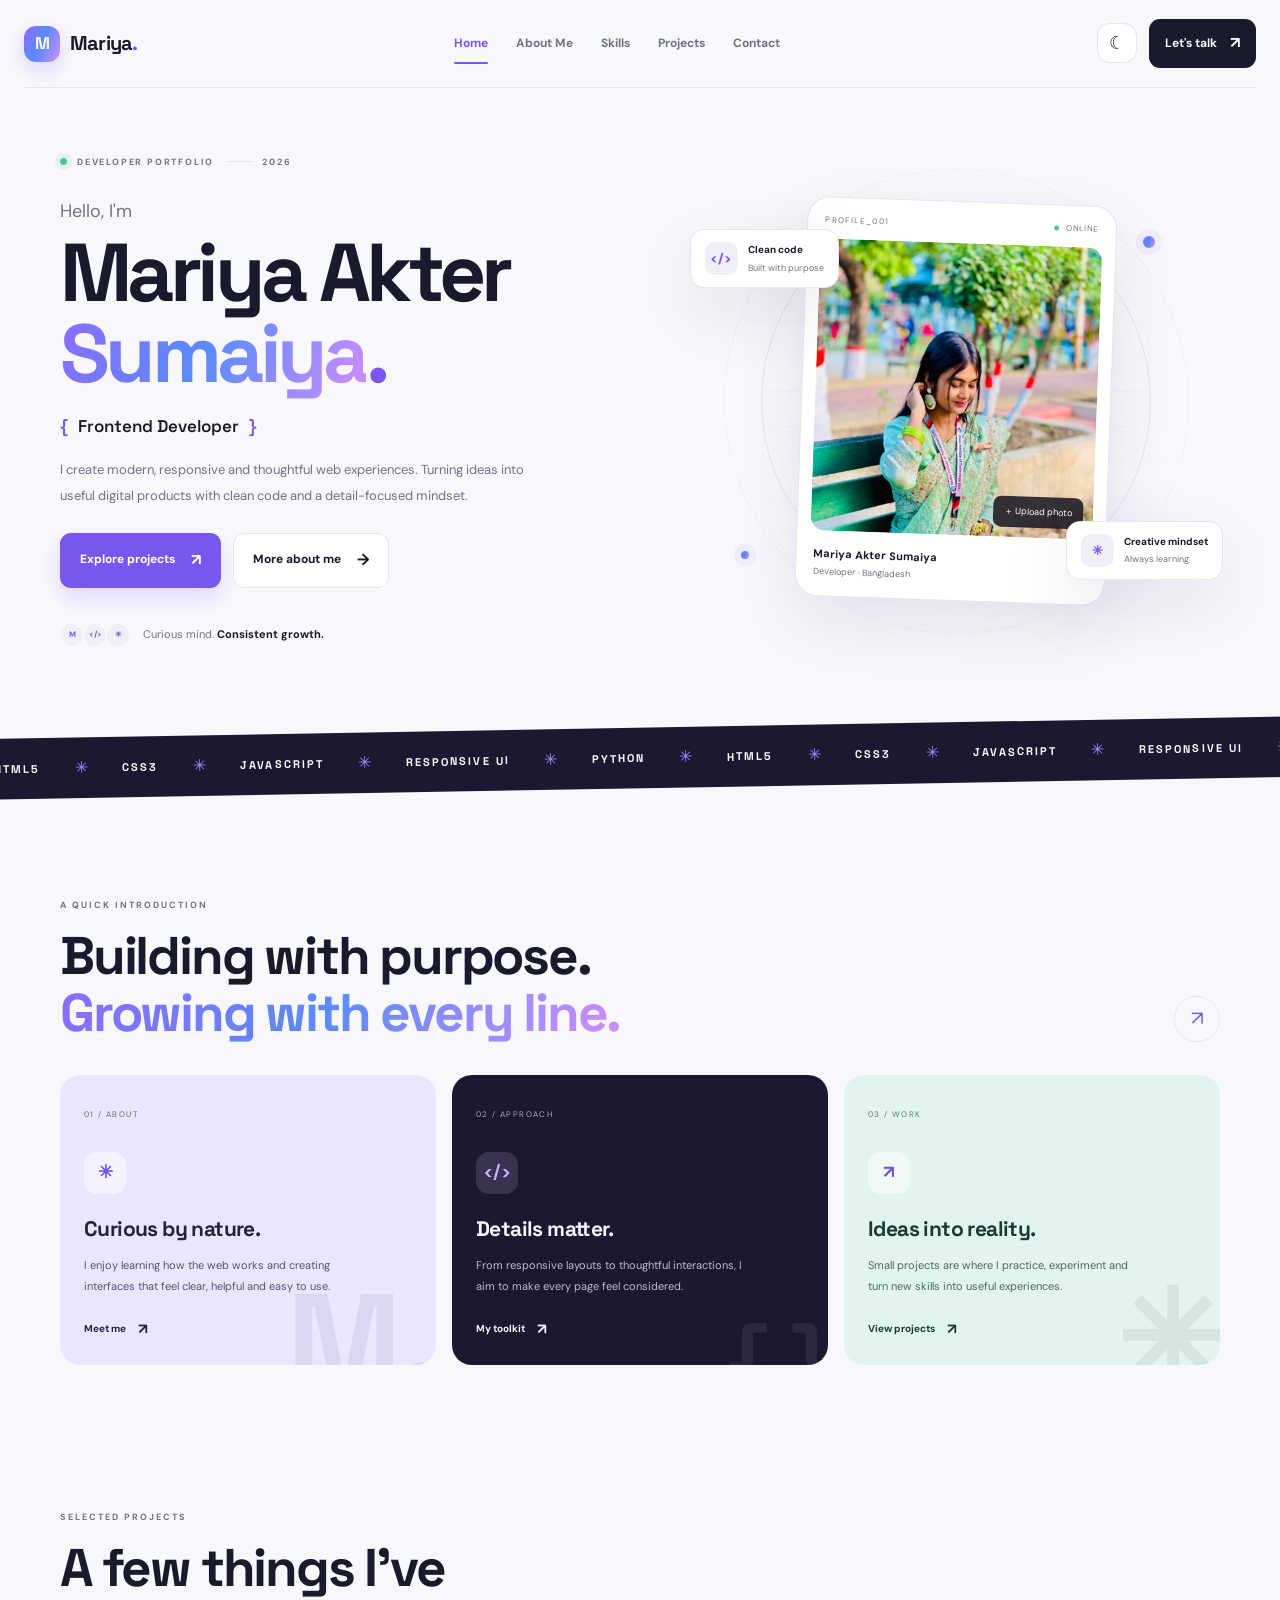
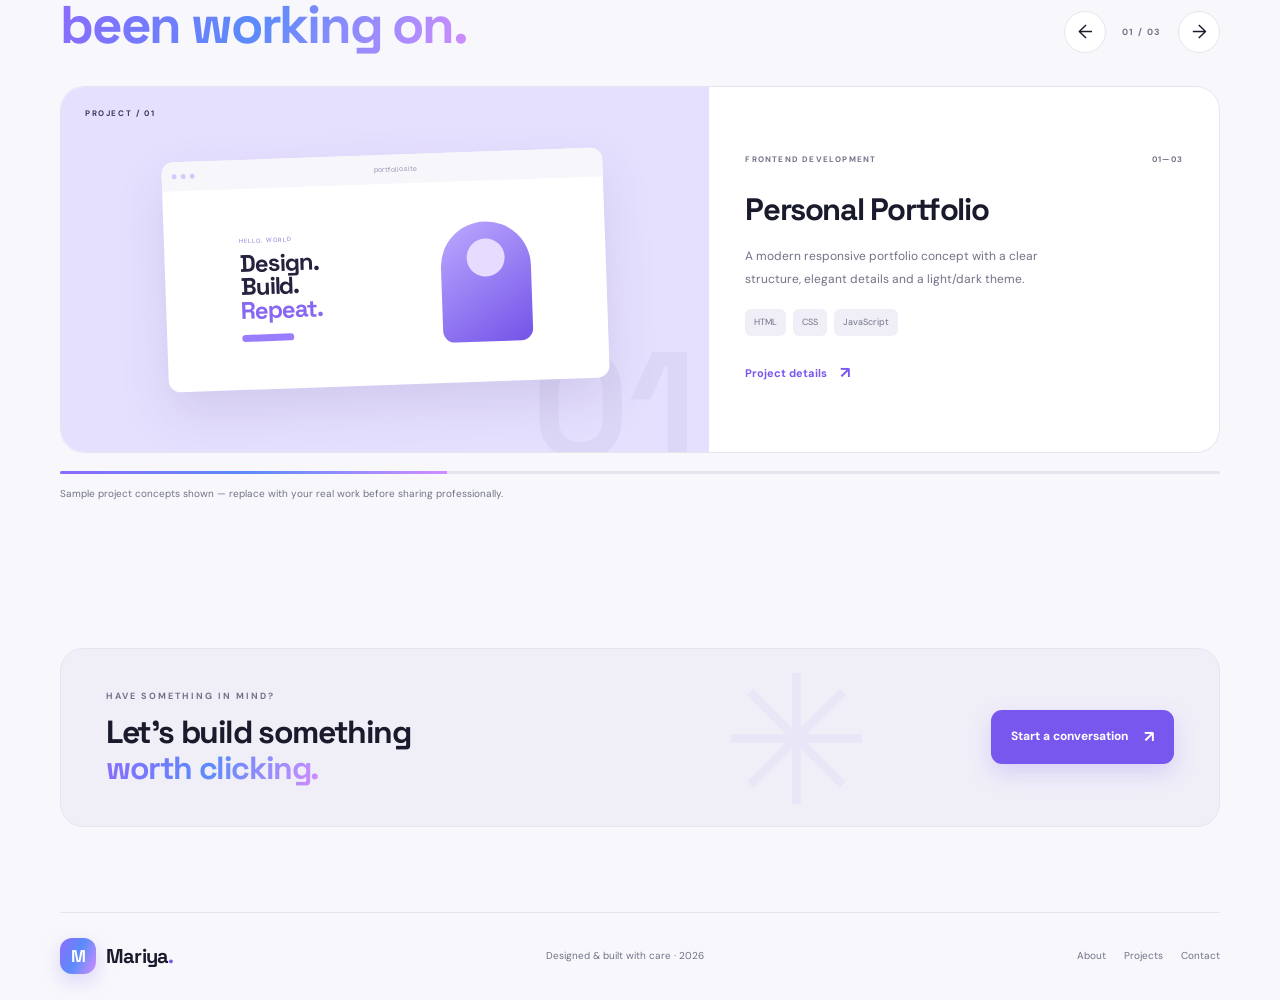
<file: index.html>
<!DOCTYPE html>
<html lang="en">
<head>
  <meta charset="UTF-8">
  <meta name="viewport" content="width=device-width, initial-scale=1.0">
  <meta name="description" content="Mariya Akter Sumaiya — Developer Portfolio">
  <title>Mariya Akter Sumaiya | Developer</title>
  <link rel="preconnect" href="https://fonts.googleapis.com">
  <link rel="preconnect" href="https://fonts.gstatic.com" crossorigin>
  <link href="https://fonts.googleapis.com/css2?family=DM+Sans:wght@400;500;600;700&family=Space+Grotesk:wght@400;500;600;700&display=swap" rel="stylesheet">
  <link rel="stylesheet" href="css/style.css">
  <script src="js/script.js" defer></script>
</head>
<body>
  <div class="progress-bar" id="progressBar"></div>
  <header class="topbar">
    <a class="logo" href="index.html"><span class="logo-icon">M</span><span>Mariya<span class="dot">.</span></span></a>
    <button class="mobile-menu" id="mobileMenu" aria-label="Toggle navigation" aria-expanded="false"><span></span><span></span></button>
    <nav class="nav" id="nav">
      <a class="nav-link active" href="index.html">Home</a>
      <a class="nav-link" href="about.html">About Me</a>
      <a class="nav-link" href="skills.html">Skills</a>
      <a class="nav-link" href="projects.html">Projects</a>
      <a class="nav-link" href="contact.html">Contact</a>
    </nav>
    <div class="top-actions"><button class="theme-toggle" id="themeToggle" aria-label="Toggle dark/light mode">☾</button><a class="top-cta" href="contact.html">Let's talk <span>↗</span></a></div>
  </header>
  <main>
    <section class="hero wrap">
      <div class="hero-copy">
        <div class="availability"><span class="pulse"></span> DEVELOPER PORTFOLIO <span class="availability-line"></span> 2026</div>
        <p class="hero-intro">Hello, I'm</p>
        <h1>Mariya Akter<br><span class="gradient-text">Sumaiya</span><span class="title-period">.</span></h1>
        <div class="role-line"><span class="role-bracket">{</span><span id="roleText">Frontend Developer</span><span class="role-bracket">}</span></div>
        <p class="hero-desc">I create modern, responsive and thoughtful web experiences. Turning ideas into useful digital products with clean code and a detail-focused mindset.</p>
        <div class="hero-actions"><a class="btn btn-primary" href="projects.html">Explore projects <span>↗</span></a><a class="btn btn-outline" href="about.html">More about me <span>→</span></a></div>
        <div class="social-proof"><span class="social-avatars"><i>M</i><i>&lt;/&gt;</i><i>✳</i></span><span>Curious mind. <b>Consistent growth.</b></span></div>
      </div>
      <div class="hero-art">
        <div class="art-grid"></div><div class="art-ring ring-a"></div><div class="art-ring ring-b"></div>
        <div class="hero-photo-card">
          <div class="photo-card-top"><span>PROFILE_001</span><span class="live-label"><i></i> ONLINE</span></div>
          <div class="hero-photo"><img id="profileImage" src="assets/mariya.jpg" alt="Profile portrait placeholder"><label for="photoInput" class="photo-change">＋ Upload photo</label><input type="file" id="photoInput" accept="image/*" hidden></div>
          <div class="photo-card-bottom"><div><strong>Mariya Akter Sumaiya</strong><span>Developer · Bangladesh</span></div><span class="photo-arrow">↗</span></div>
        </div>
        <div class="floating-card float-code"><span class="float-icon">&lt;/&gt;</span><div><b>Clean code</b><small>Built with purpose</small></div></div>
        <div class="floating-card float-stack"><span class="float-icon">✳</span><div><b>Creative mindset</b><small>Always learning</small></div></div>
        <div class="orbit-dot dot-one"></div><div class="orbit-dot dot-two"></div>
      </div>
    </section>
    <section class="ticker" aria-label="Technologies"><div class="ticker-track"><span>HTML5</span><i>✳</i><span>CSS3</span><i>✳</i><span>JAVASCRIPT</span><i>✳</i><span>RESPONSIVE UI</span><i>✳</i><span>PYTHON</span><i>✳</i><span>HTML5</span><i>✳</i><span>CSS3</span><i>✳</i><span>JAVASCRIPT</span><i>✳</i><span>RESPONSIVE UI</span><i>✳</i><span>PYTHON</span><i>✳</i></div></section>
    <section class="section wrap intro-section">
      <div class="section-top"><div><p class="kicker">A QUICK INTRODUCTION</p><h2>Building with purpose.<br><span class="gradient-text">Growing with every line.</span></h2></div><a class="round-link" href="about.html" aria-label="About me">↗</a></div>
      <div class="intro-cards">
        <article class="intro-card card-purple"><span class="card-index">01 / ABOUT</span><div class="intro-card-icon">✳</div><h3>Curious by nature.</h3><p>I enjoy learning how the web works and creating interfaces that feel clear, helpful and easy to use.</p><a href="about.html">Meet me <span>↗</span></a><div class="card-decoration">M.</div></article>
        <article class="intro-card card-dark"><span class="card-index">02 / APPROACH</span><div class="intro-card-icon">&lt;/&gt;</div><h3>Details matter.</h3><p>From responsive layouts to thoughtful interactions, I aim to make every page feel considered.</p><a href="skills.html">My toolkit <span>↗</span></a><div class="card-decoration code-decoration">{ }</div></article>
        <article class="intro-card card-light"><span class="card-index">03 / WORK</span><div class="intro-card-icon">↗</div><h3>Ideas into reality.</h3><p>Small projects are where I practice, experiment and turn new skills into useful experiences.</p><a href="projects.html">View projects <span>↗</span></a><div class="card-decoration">✳</div></article>
      </div>
    </section>
    <section class="section wrap project-feature">
      <div class="section-top"><div><p class="kicker">SELECTED PROJECTS</p><h2>A few things I've<br><span class="gradient-text">been working on.</span></h2></div><div class="slider-controls"><button id="projectPrev" aria-label="Previous project">←</button><span id="projectCount">01 / 03</span><button id="projectNext" aria-label="Next project">→</button></div></div>
      <div class="project-slider" id="projectSlider">
        <article class="featured-project">
          <div class="featured-visual visual-one"><span class="visual-label">PROJECT / 01</span><div class="browser-card"><div class="browser-bar"><i></i><i></i><i></i><span>portfolio.site</span></div><div class="browser-content"><div class="browser-copy"><small>HELLO, WORLD</small><b>Design.<br>Build.<br><em>Repeat.</em></b><span></span></div><div class="browser-shape"></div></div></div><span class="visual-ghost">01</span></div>
          <div class="featured-info"><div class="project-meta">FRONTEND DEVELOPMENT <span>01—03</span></div><h3>Personal Portfolio</h3><p>A modern responsive portfolio concept with a clear structure, elegant details and a light/dark theme.</p><div class="tag-row"><span>HTML</span><span>CSS</span><span>JavaScript</span></div><a class="text-arrow" href="projects.html">Project details <span>↗</span></a></div>
        </article>
        <article class="featured-project">
          <div class="featured-visual visual-two"><span class="visual-label">PROJECT / 02</span><div class="dash-mock"><div class="dash-nav"></div><div class="dash-main"><div class="dash-title"></div><div class="dash-stats"><i></i><i></i><i></i></div><div class="dash-chart"><span></span><span></span><span></span><span></span><span></span><span></span><span></span></div></div></div><span class="visual-ghost">02</span></div>
          <div class="featured-info"><div class="project-meta">UI DESIGN <span>02—03</span></div><h3>Dashboard Concept</h3><p>A clean dashboard layout concept designed to make key information easy to scan and understand.</p><div class="tag-row"><span>UI</span><span>CSS Grid</span><span>Responsive</span></div><a class="text-arrow" href="projects.html">Project details <span>↗</span></a></div>
        </article>
        <article class="featured-project">
          <div class="featured-visual visual-three"><span class="visual-label">PROJECT / 03</span><div class="task-mock"><div class="task-head"><span>Today</span><b>My tasks</b><i>＋</i></div><div class="task-row"><i>✓</i><span>Plan the week</span><b>✓</b></div><div class="task-row"><i></i><span>Build a new idea</span><b>•••</b></div><div class="task-row"><i></i><span>Keep learning</span><b>•••</b></div></div><span class="visual-ghost">03</span></div>
          <div class="featured-info"><div class="project-meta">JAVASCRIPT TOOL <span>03—03</span></div><h3>Task Organizer</h3><p>A simple productivity interface concept focused on clear actions and everyday task management.</p><div class="tag-row"><span>JavaScript</span><span>DOM</span><span>UX</span></div><a class="text-arrow" href="projects.html">Project details <span>↗</span></a></div>
        </article>
      </div>
      <div class="slider-progress"><span id="sliderProgress"></span></div>
      <p class="sample-note">Sample project concepts shown — replace with your real work before sharing professionally.</p>
    </section>
    <section class="cta-strip wrap"><div><p class="kicker">HAVE SOMETHING IN MIND?</p><h2>Let's build something<br><span class="gradient-text">worth clicking.</span></h2></div><a class="btn btn-primary" href="contact.html">Start a conversation <span>↗</span></a><div class="cta-spark">✳</div></section>
  </main>
  <footer class="footer wrap"><a class="logo" href="index.html"><span class="logo-icon">M</span><span>Mariya<span class="dot">.</span></span></a><span>Designed & built with care · <span id="year"></span></span><div><a href="about.html">About</a><a href="projects.html">Projects</a><a href="contact.html">Contact</a></div></footer>
</body>
</html>
</file>
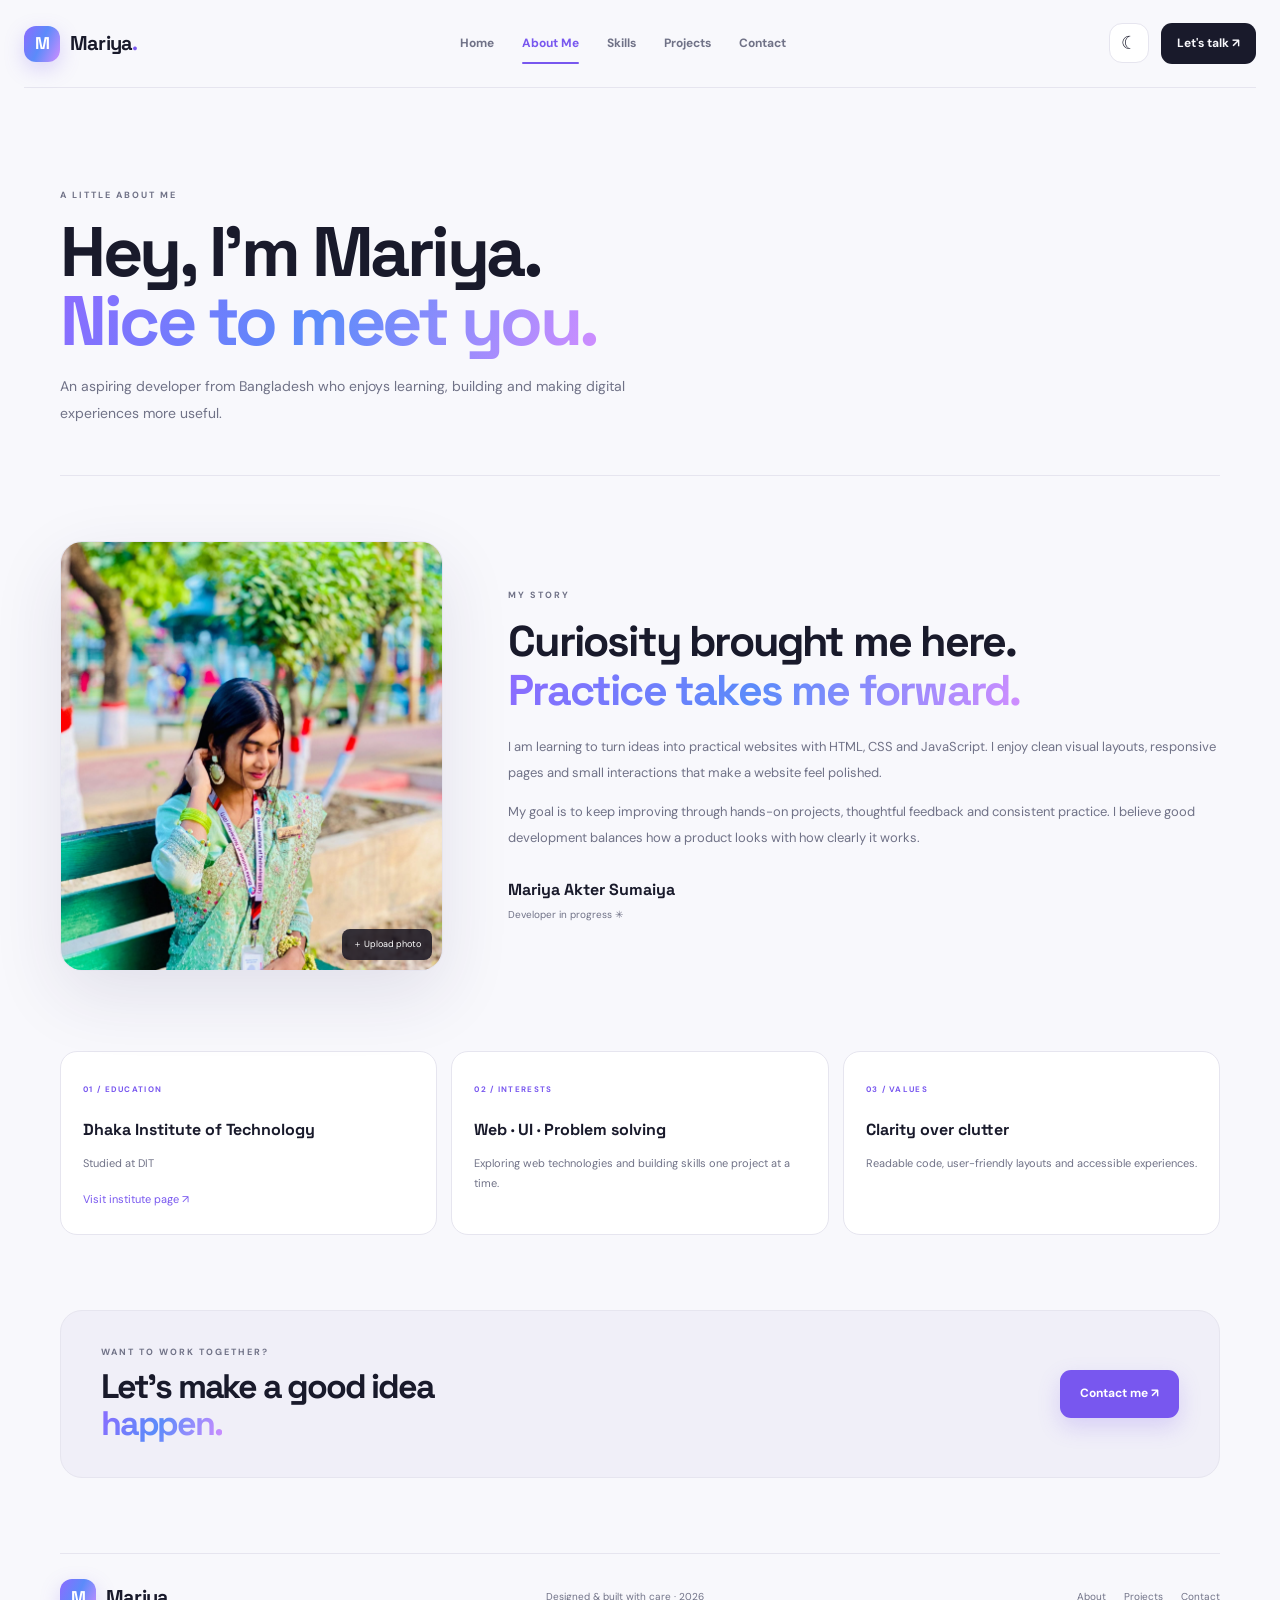
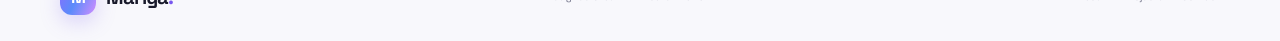
<file: about.html>
<!DOCTYPE html>
<html lang="en">

<head>
    <meta charset="UTF-8">
    <meta name="viewport" content="width=device-width, initial-scale=1.0">
    <title>About Me | Mariya Akter Sumaiya</title>
    <link rel="preconnect" href="https://fonts.googleapis.com">
    <link
        href="https://fonts.googleapis.com/css2?family=DM+Sans:wght@400;500;600;700&family=Space+Grotesk:wght@400;500;600;700&display=swap"
        rel="stylesheet">
    <link rel="stylesheet" href="css/style.css">
    <script src="js/script.js" defer></script>
</head>

<body>
    <header class="topbar"><a class="logo" href="index.html"><span class="logo-icon">M</span><span>Mariya<span
                    class="dot">.</span></span></a><button class="mobile-menu" id="mobileMenu"
            aria-label="Toggle navigation"><span></span><span></span></button>
        <nav class="nav" id="nav"><a class="nav-link" href="index.html">Home</a><a class="nav-link active"
                href="about.html">About Me</a><a class="nav-link" href="skills.html">Skills</a><a class="nav-link"
                href="projects.html">Projects</a><a class="nav-link" href="contact.html">Contact</a></nav>
        <div class="top-actions"><button class="theme-toggle" id="themeToggle"
                aria-label="Toggle dark/light mode">☾</button><a class="top-cta" href="contact.html">Let's talk ↗</a>
        </div>
    </header>
    <main class="wrap inner-page">
        <div class="page-hero">
            <p class="kicker">A LITTLE ABOUT ME</p>
            <h1>Hey, I'm Mariya.<br><span class="gradient-text">Nice to meet you.</span></h1>
            <p class="page-lead">An aspiring developer from Bangladesh who enjoys learning, building and making digital
                experiences more useful.</p>
        </div>
        <section class="about-feature">
            <div class="about-photo"><img id="profileImage" src="assets/mariya.jpg"
                    alt="Profile portrait placeholder"><label for="photoInput" class="photo-change">＋ Upload
                    photo</label><input type="file" id="photoInput" accept="image/*" hidden></div>
            <div class="about-story">
                <p class="kicker">MY STORY</p>
                <h2>Curiosity brought me here.<br><span class="gradient-text">Practice takes me forward.</span></h2>
                <p>I am learning to turn ideas into practical websites with HTML, CSS and JavaScript. I enjoy clean
                    visual layouts, responsive pages and small interactions that make a website feel polished.</p>
                <p>My goal is to keep improving through hands-on projects, thoughtful feedback and consistent practice.
                    I believe good development balances how a product looks with how clearly it works.</p>
                <div class="story-signature">Mariya Akter Sumaiya <span>Developer in progress ✳</span></div>
            </div>
        </section>
        <section class="about-facts">
            <article><span>01 / EDUCATION</span>
                <h3>Dhaka Institute of Technology</h3>
                <p>Studied at DIT</p><a href="https://www.facebook.com/dit.edu.bd" target="_blank"
                    rel="noreferrer">Visit institute page ↗</a>
            </article>
            <article><span>02 / INTERESTS</span>
                <h3>Web · UI · Problem solving</h3>
                <p>Exploring web technologies and building skills one project at a time.</p>
            </article>
            <article><span>03 / VALUES</span>
                <h3>Clarity over clutter</h3>
                <p>Readable code, user-friendly layouts and accessible experiences.</p>
            </article>
        </section>
        <section class="bottom-cta">
            <div>
                <p class="kicker">WANT TO WORK TOGETHER?</p>
                <h2>Let's make a good idea<br><span class="gradient-text">happen.</span></h2>
            </div><a class="btn btn-primary" href="contact.html">Contact me ↗</a>
        </section>
    </main>
    <footer class="footer wrap"><a class="logo" href="index.html"><span class="logo-icon">M</span><span>Mariya<span
                    class="dot">.</span></span></a><span>Designed & built with care · <span id="year"></span></span>
        <div><a href="about.html">About</a><a href="projects.html">Projects</a><a href="contact.html">Contact</a></div>
    </footer>
</body>

</html>
</file>
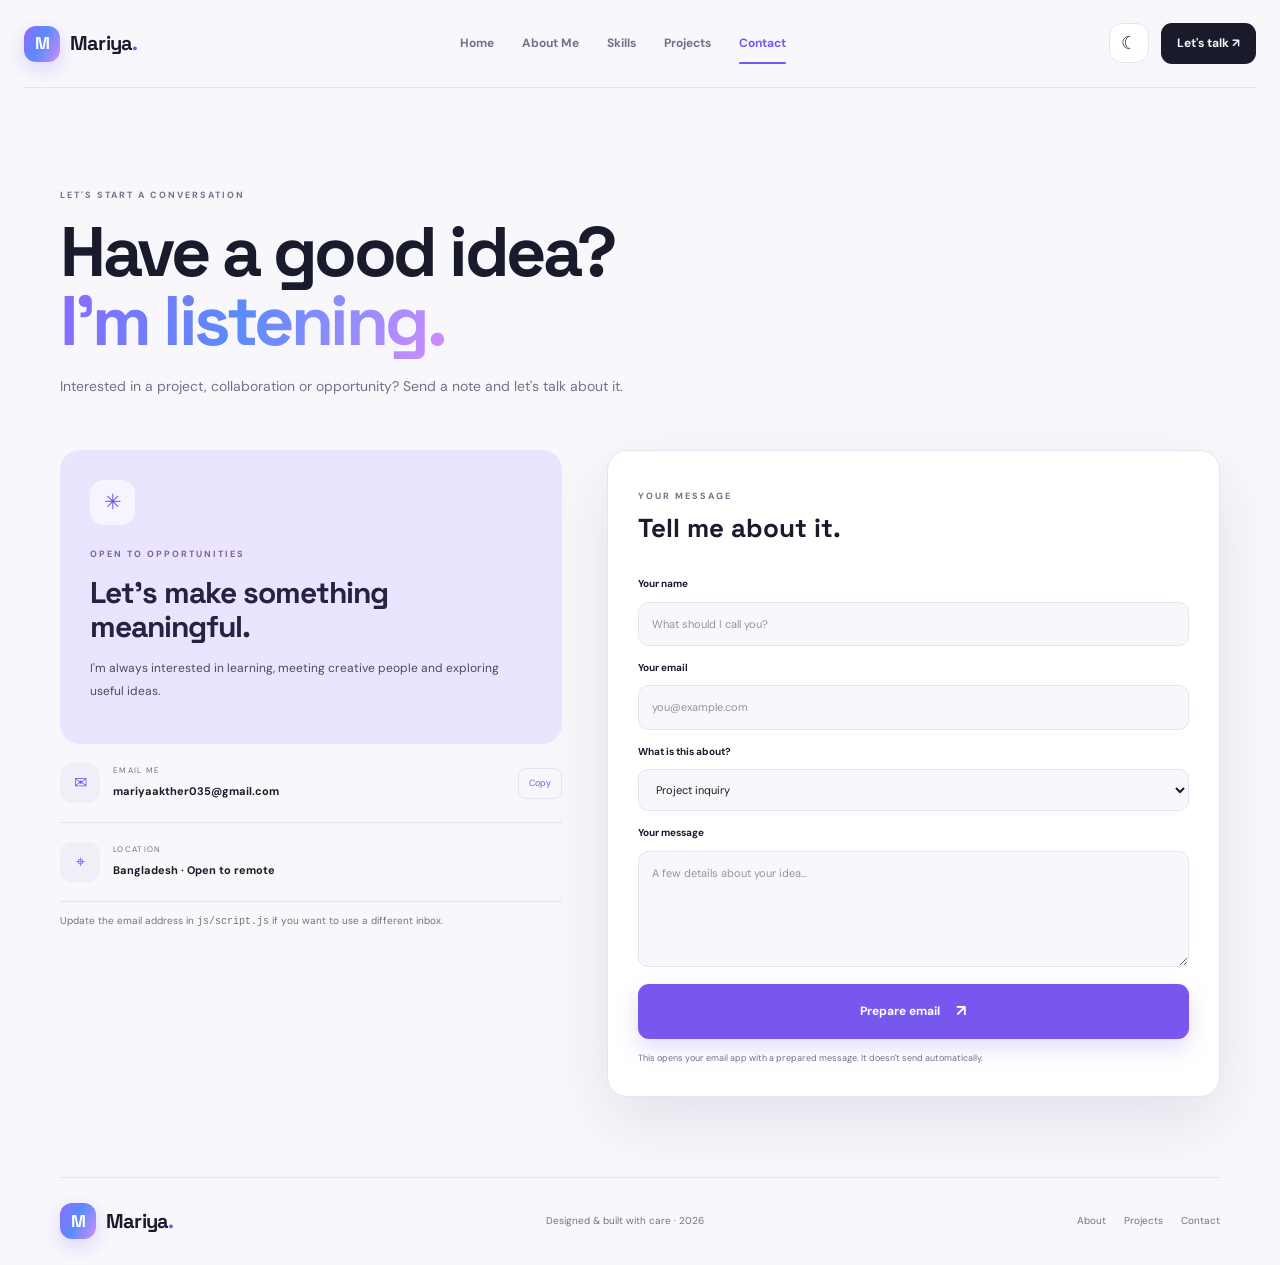
<file: contact.html>
<!DOCTYPE html>
<html lang="en">

<head>
    <meta charset="UTF-8">
    <meta name="viewport" content="width=device-width, initial-scale=1.0">
    <title>Contact | Mariya Akter Sumaiya</title>
    <link rel="preconnect" href="https://fonts.googleapis.com">
    <link
        href="https://fonts.googleapis.com/css2?family=DM+Sans:wght@400;500;600;700&family=Space+Grotesk:wght@400;500;600;700&display=swap"
        rel="stylesheet">
    <link rel="stylesheet" href="css/style.css">
    <script src="js/script.js" defer></script>
</head>

<body>
    <header class="topbar"><a class="logo" href="index.html"><span class="logo-icon">M</span><span>Mariya<span
                    class="dot">.</span></span></a><button class="mobile-menu" id="mobileMenu"
            aria-label="Toggle navigation"><span></span><span></span></button>
        <nav class="nav" id="nav"><a class="nav-link" href="index.html">Home</a><a class="nav-link"
                href="about.html">About Me</a><a class="nav-link" href="skills.html">Skills</a><a class="nav-link"
                href="projects.html">Projects</a><a class="nav-link active" href="contact.html">Contact</a></nav>
        <div class="top-actions"><button class="theme-toggle" id="themeToggle"
                aria-label="Toggle dark/light mode">☾</button><a class="top-cta" href="contact.html">Let's talk ↗</a>
        </div>
    </header>
    <main class="wrap inner-page contact-page">
        <div class="page-hero">
            <p class="kicker">LET'S START A CONVERSATION</p>
            <h1>Have a good idea?<br><span class="gradient-text">I'm listening.</span></h1>
            <p class="page-lead">Interested in a project, collaboration or opportunity? Send a note and let's talk about
                it.</p>
        </div>
        <section class="contact-layout">
            <div class="contact-left">
                <div class="contact-highlight"><span class="contact-big-icon">✳</span>
                    <p class="kicker">OPEN TO OPPORTUNITIES</p>
                    <h2>Let's make something<br>meaningful.</h2>
                    <p>I'm always interested in learning, meeting creative people and exploring useful ideas.</p>
                </div>
                <div class="contact-method"><span class="method-icon">✉</span>
                    <div><small>EMAIL ME</small><a id="emailLink"
                            href="mailto:mariyaakther035@gmail.com">mariyaakther035@gmail.com</a></div><button
                        class="copy-email" id="copyEmail" aria-label="Copy email address">Copy</button>
                </div>
                <div class="contact-method"><span class="method-icon">⌖</span>
                    <div><small>LOCATION</small><strong>Bangladesh · Open to remote</strong></div>
                </div>
                <p class="contact-note">Update the email address in <code>js/script.js</code> if you want to use a
                    different inbox.</p>
            </div>
            <form class="contact-form contact-form-large" id="contactForm">
                <div class="form-heading"><span class="kicker">YOUR MESSAGE</span>
                    <h2>Tell me about it.</h2>
                </div><label for="senderName">Your name</label><input id="senderName" name="name" type="text"
                    placeholder="What should I call you?" required><label for="senderEmail">Your email</label><input
                    id="senderEmail" name="email" type="email" placeholder="you@example.com" required><label
                    for="senderTopic">What is this about?</label><select id="senderTopic" name="topic">
                    <option>Project inquiry</option>
                    <option>Job opportunity</option>
                    <option>Collaboration</option>
                    <option>Just saying hello</option>
                </select><label for="senderMessage">Your message</label><textarea id="senderMessage" name="message"
                    rows="5" placeholder="A few details about your idea..." required></textarea><button
                    class="btn btn-primary form-submit" type="submit">Prepare email <span>↗</span></button>
                <p class="form-status" id="formStatus" role="status">This opens your email app with a prepared message.
                    It doesn't send automatically.</p>
            </form>
        </section>
    </main>
    <footer class="footer wrap"><a class="logo" href="index.html"><span class="logo-icon">M</span><span>Mariya<span
                    class="dot">.</span></span></a><span>Designed & built with care · <span id="year"></span></span>
        <div><a href="about.html">About</a><a href="projects.html">Projects</a><a href="contact.html">Contact</a></div>
    </footer>
</body>

</html>
</file>
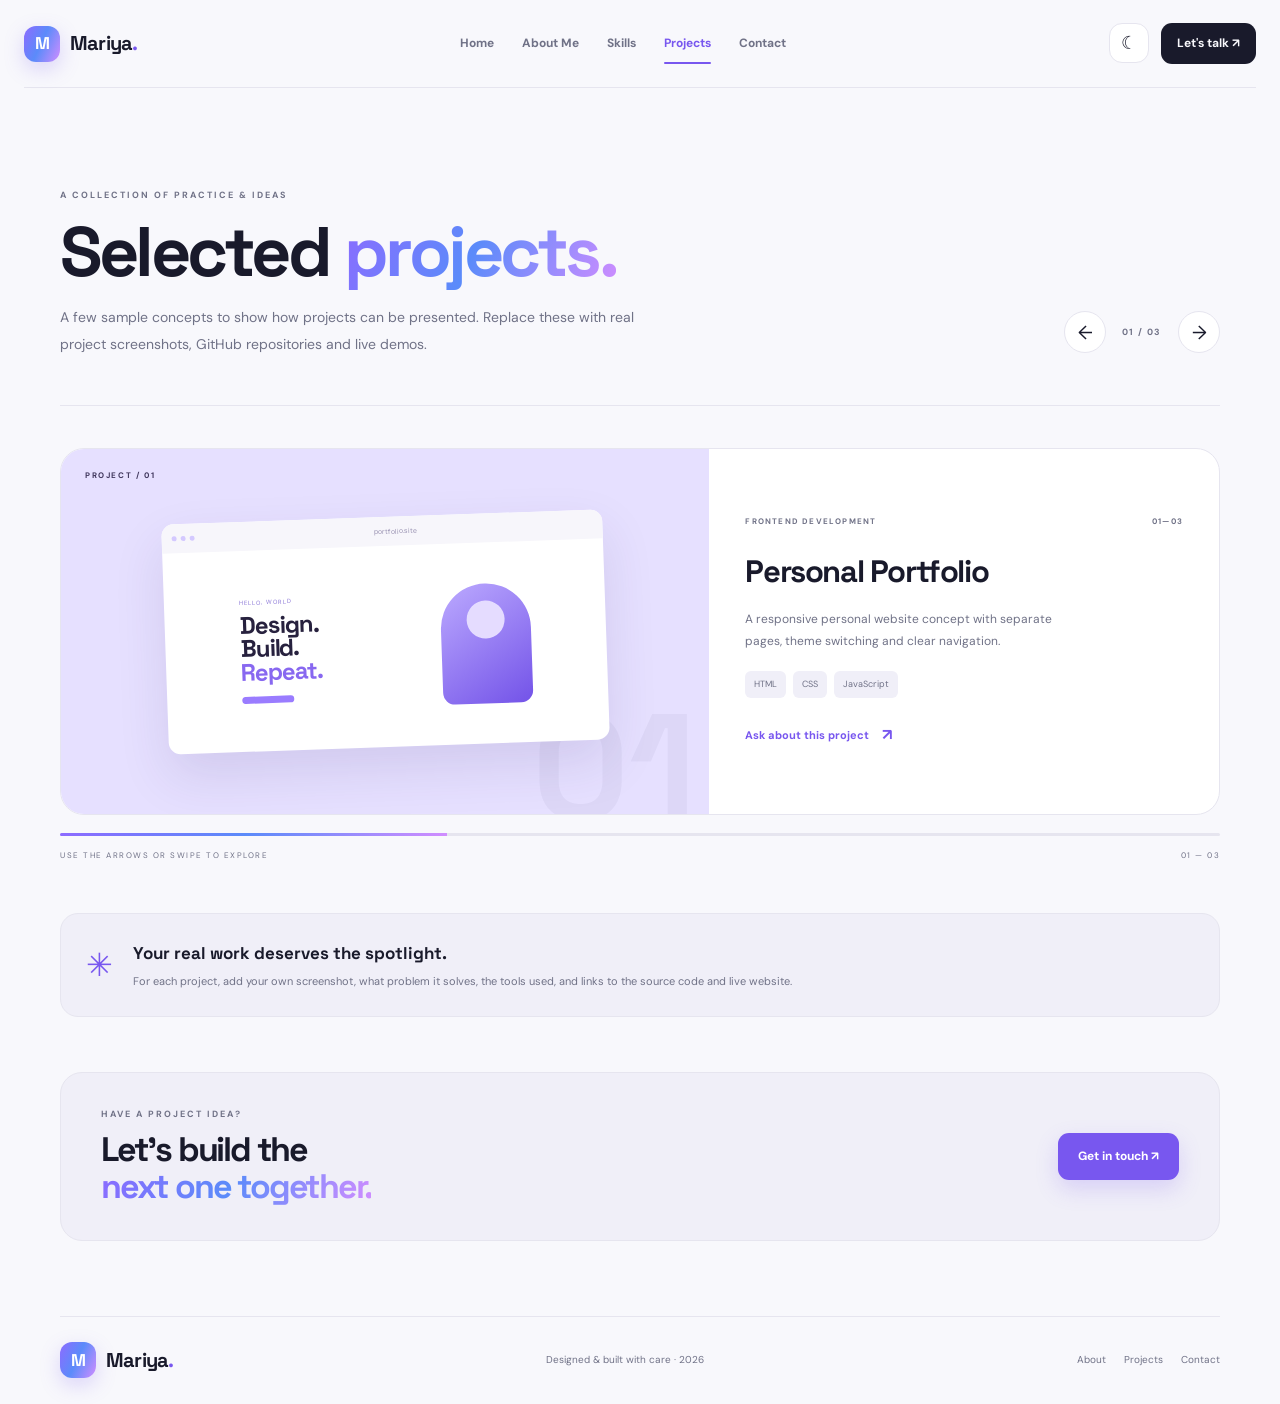
<file: projects.html>
<!DOCTYPE html>
<html lang="en"><head><meta charset="UTF-8"><meta name="viewport" content="width=device-width, initial-scale=1.0"><title>Projects | Mariya Akter Sumaiya</title><link rel="preconnect" href="https://fonts.googleapis.com"><link href="https://fonts.googleapis.com/css2?family=DM+Sans:wght@400;500;600;700&family=Space+Grotesk:wght@400;500;600;700&display=swap" rel="stylesheet"><link rel="stylesheet" href="css/style.css"><script src="js/script.js" defer></script></head><body><header class="topbar"><a class="logo" href="index.html"><span class="logo-icon">M</span><span>Mariya<span class="dot">.</span></span></a><button class="mobile-menu" id="mobileMenu" aria-label="Toggle navigation"><span></span><span></span></button><nav class="nav" id="nav"><a class="nav-link" href="index.html">Home</a><a class="nav-link" href="about.html">About Me</a><a class="nav-link" href="skills.html">Skills</a><a class="nav-link active" href="projects.html">Projects</a><a class="nav-link" href="contact.html">Contact</a></nav><div class="top-actions"><button class="theme-toggle" id="themeToggle" aria-label="Toggle dark/light mode">☾</button><a class="top-cta" href="contact.html">Let's talk ↗</a></div></header><main class="wrap inner-page"><div class="page-hero projects-hero"><p class="kicker">A COLLECTION OF PRACTICE & IDEAS</p><h1>Selected <span class="gradient-text">projects.</span></h1><p class="page-lead">A few sample concepts to show how projects can be presented. Replace these with real project screenshots, GitHub repositories and live demos.</p><div class="slider-controls page-slider-controls"><button id="projectPrev" aria-label="Previous project">←</button><span id="projectCount">01 / 03</span><button id="projectNext" aria-label="Next project">→</button></div></div><section class="projects-page-slider"><div class="project-slider" id="projectSlider"><article class="featured-project"><div class="featured-visual visual-one"><span class="visual-label">PROJECT / 01</span><div class="browser-card"><div class="browser-bar"><i></i><i></i><i></i><span>portfolio.site</span></div><div class="browser-content"><div class="browser-copy"><small>HELLO, WORLD</small><b>Design.<br>Build.<br><em>Repeat.</em></b><span></span></div><div class="browser-shape"></div></div></div><span class="visual-ghost">01</span></div><div class="featured-info"><div class="project-meta">FRONTEND DEVELOPMENT <span>01—03</span></div><h3>Personal Portfolio</h3><p>A responsive personal website concept with separate pages, theme switching and clear navigation.</p><div class="tag-row"><span>HTML</span><span>CSS</span><span>JavaScript</span></div><a class="text-arrow" href="contact.html">Ask about this project <span>↗</span></a></div></article><article class="featured-project"><div class="featured-visual visual-two"><span class="visual-label">PROJECT / 02</span><div class="dash-mock"><div class="dash-nav"></div><div class="dash-main"><div class="dash-title"></div><div class="dash-stats"><i></i><i></i><i></i></div><div class="dash-chart"><span></span><span></span><span></span><span></span><span></span><span></span><span></span></div></div></div><span class="visual-ghost">02</span></div><div class="featured-info"><div class="project-meta">UI DESIGN <span>02—03</span></div><h3>Dashboard Concept</h3><p>A dashboard interface idea with a visual hierarchy, simple data blocks and responsive layout.</p><div class="tag-row"><span>UI</span><span>CSS Grid</span><span>Responsive</span></div><a class="text-arrow" href="contact.html">Ask about this project <span>↗</span></a></div></article><article class="featured-project"><div class="featured-visual visual-three"><span class="visual-label">PROJECT / 03</span><div class="task-mock"><div class="task-head"><span>Today</span><b>My tasks</b><i>＋</i></div><div class="task-row"><i>✓</i><span>Plan the week</span><b>✓</b></div><div class="task-row"><i></i><span>Build a new idea</span><b>•••</b></div><div class="task-row"><i></i><span>Keep learning</span><b>•••</b></div></div><span class="visual-ghost">03</span></div><div class="featured-info"><div class="project-meta">JAVASCRIPT TOOL <span>03—03</span></div><h3>Task Organizer</h3><p>A productivity interface concept for organizing small tasks and checking them off.</p><div class="tag-row"><span>JavaScript</span><span>DOM</span><span>UX</span></div><a class="text-arrow" href="contact.html">Ask about this project <span>↗</span></a></div></article></div><div class="slider-progress"><span id="sliderProgress"></span></div><div class="slider-bottom"><span>USE THE ARROWS OR SWIPE TO EXPLORE</span><span>01 — 03</span></div></section><section class="project-note"><span class="note-star">✳</span><div><h3>Your real work deserves the spotlight.</h3><p>For each project, add your own screenshot, what problem it solves, the tools used, and links to the source code and live website.</p></div></section><section class="bottom-cta"><div><p class="kicker">HAVE A PROJECT IDEA?</p><h2>Let's build the<br><span class="gradient-text">next one together.</span></h2></div><a class="btn btn-primary" href="contact.html">Get in touch ↗</a></section></main><footer class="footer wrap"><a class="logo" href="index.html"><span class="logo-icon">M</span><span>Mariya<span class="dot">.</span></span></a><span>Designed & built with care · <span id="year"></span></span><div><a href="about.html">About</a><a href="projects.html">Projects</a><a href="contact.html">Contact</a></div></footer></body></html>
</file>
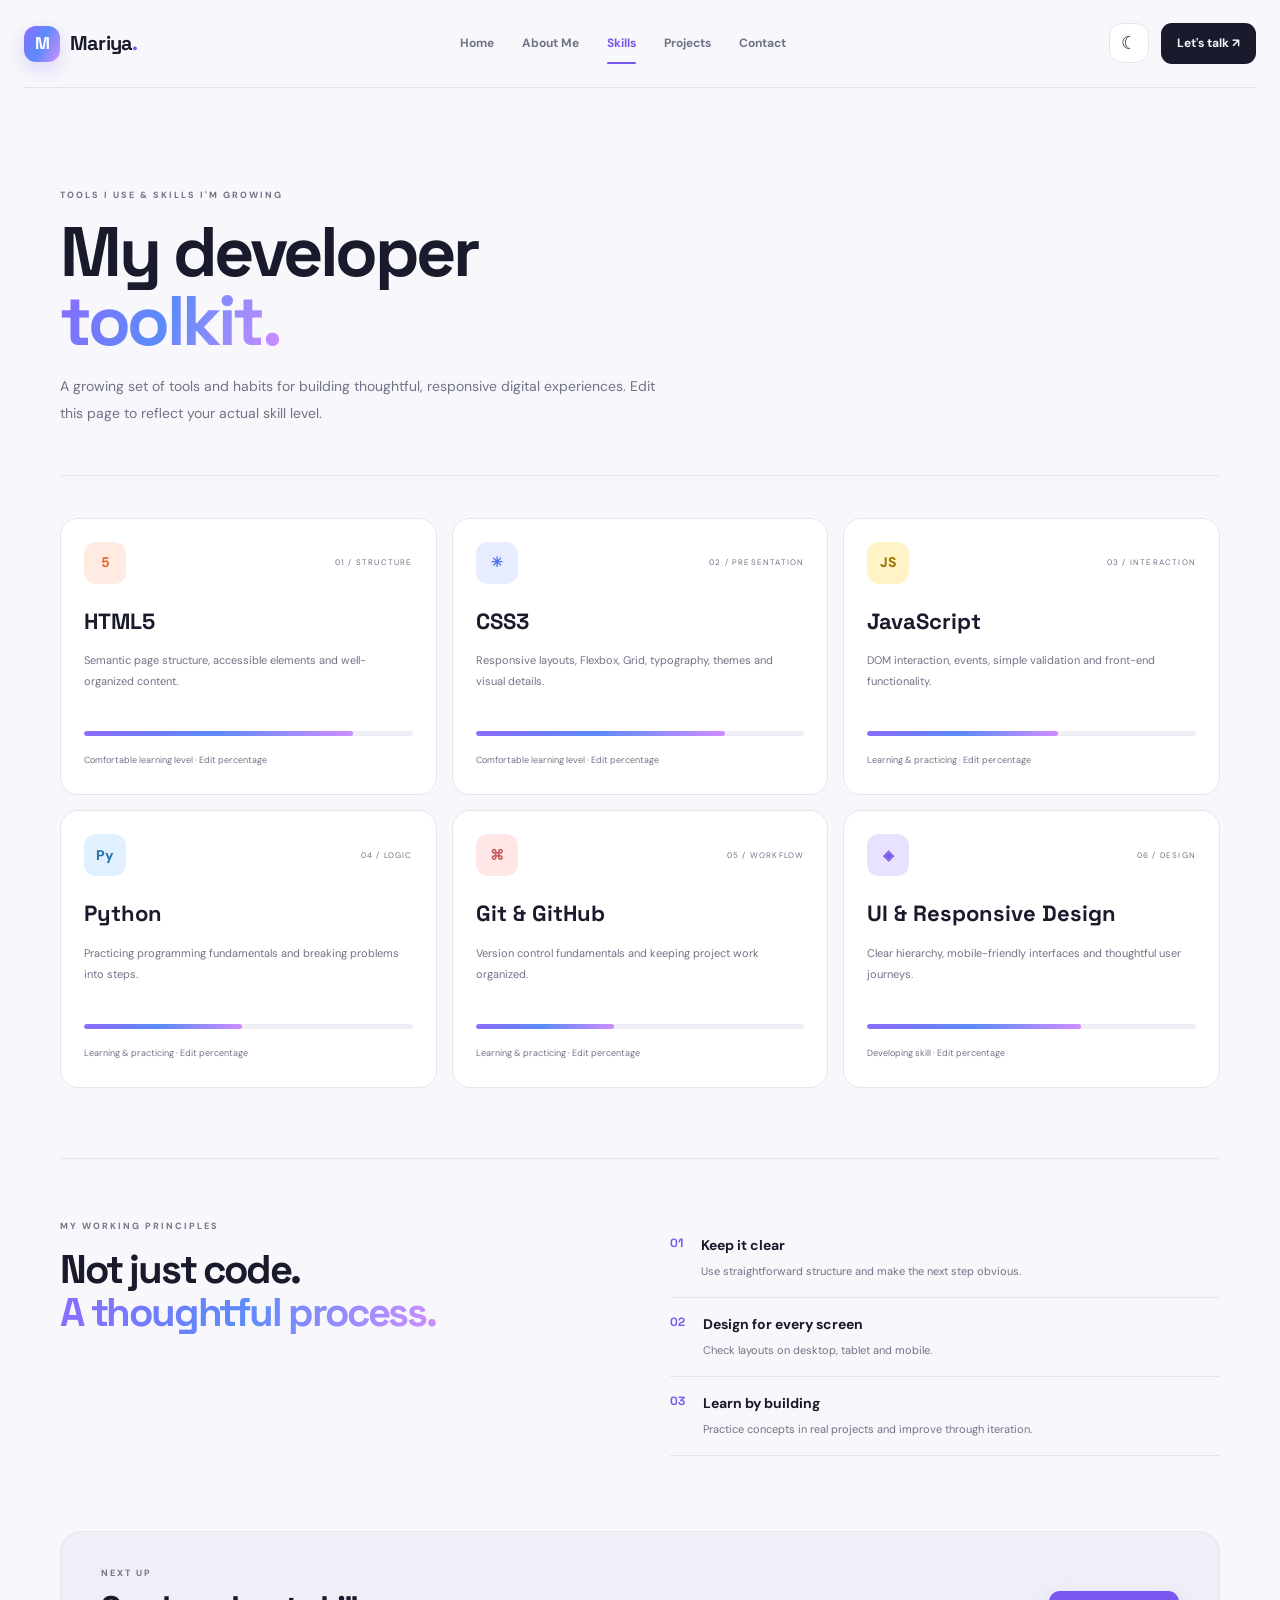
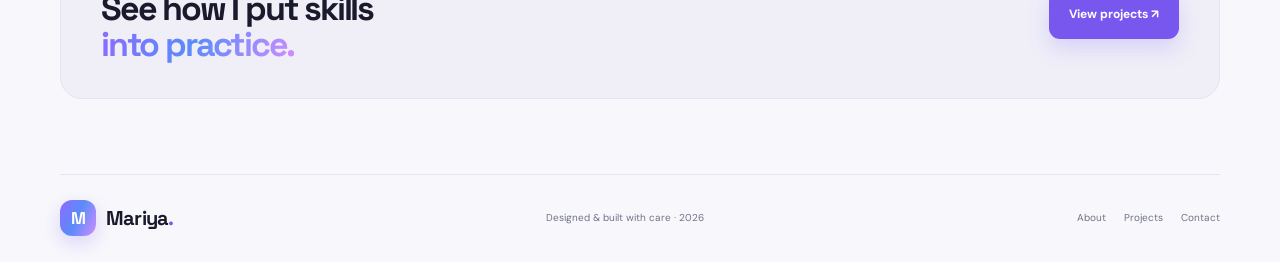
<file: skills.html>
<!DOCTYPE html>
<html lang="en"><head><meta charset="UTF-8"><meta name="viewport" content="width=device-width, initial-scale=1.0"><title>Skills | Mariya Akter Sumaiya</title><link rel="preconnect" href="https://fonts.googleapis.com"><link href="https://fonts.googleapis.com/css2?family=DM+Sans:wght@400;500;600;700&family=Space+Grotesk:wght@400;500;600;700&display=swap" rel="stylesheet"><link rel="stylesheet" href="css/style.css"><script src="js/script.js" defer></script></head><body><header class="topbar"><a class="logo" href="index.html"><span class="logo-icon">M</span><span>Mariya<span class="dot">.</span></span></a><button class="mobile-menu" id="mobileMenu" aria-label="Toggle navigation"><span></span><span></span></button><nav class="nav" id="nav"><a class="nav-link" href="index.html">Home</a><a class="nav-link" href="about.html">About Me</a><a class="nav-link active" href="skills.html">Skills</a><a class="nav-link" href="projects.html">Projects</a><a class="nav-link" href="contact.html">Contact</a></nav><div class="top-actions"><button class="theme-toggle" id="themeToggle" aria-label="Toggle dark/light mode">☾</button><a class="top-cta" href="contact.html">Let's talk ↗</a></div></header><main class="wrap inner-page"><div class="page-hero"><p class="kicker">TOOLS I USE & SKILLS I'M GROWING</p><h1>My developer<br><span class="gradient-text">toolkit.</span></h1><p class="page-lead">A growing set of tools and habits for building thoughtful, responsive digital experiences. Edit this page to reflect your actual skill level.</p></div><section class="tool-grid"><article class="tool-card"><div class="tool-top"><span class="tool-icon html-icon">5</span><span class="tool-label">01 / STRUCTURE</span></div><h2>HTML5</h2><p>Semantic page structure, accessible elements and well-organized content.</p><div class="skill-meter"><span style="width:82%"></span></div><small>Comfortable learning level · Edit percentage</small></article><article class="tool-card"><div class="tool-top"><span class="tool-icon css-icon">✳</span><span class="tool-label">02 / PRESENTATION</span></div><h2>CSS3</h2><p>Responsive layouts, Flexbox, Grid, typography, themes and visual details.</p><div class="skill-meter"><span style="width:76%"></span></div><small>Comfortable learning level · Edit percentage</small></article><article class="tool-card"><div class="tool-top"><span class="tool-icon js-icon">JS</span><span class="tool-label">03 / INTERACTION</span></div><h2>JavaScript</h2><p>DOM interaction, events, simple validation and front-end functionality.</p><div class="skill-meter"><span style="width:58%"></span></div><small>Learning & practicing · Edit percentage</small></article><article class="tool-card"><div class="tool-top"><span class="tool-icon py-icon">Py</span><span class="tool-label">04 / LOGIC</span></div><h2>Python</h2><p>Practicing programming fundamentals and breaking problems into steps.</p><div class="skill-meter"><span style="width:48%"></span></div><small>Learning & practicing · Edit percentage</small></article><article class="tool-card"><div class="tool-top"><span class="tool-icon git-icon">⌘</span><span class="tool-label">05 / WORKFLOW</span></div><h2>Git & GitHub</h2><p>Version control fundamentals and keeping project work organized.</p><div class="skill-meter"><span style="width:42%"></span></div><small>Learning & practicing · Edit percentage</small></article><article class="tool-card"><div class="tool-top"><span class="tool-icon ui-icon">◈</span><span class="tool-label">06 / DESIGN</span></div><h2>UI & Responsive Design</h2><p>Clear hierarchy, mobile-friendly interfaces and thoughtful user journeys.</p><div class="skill-meter"><span style="width:65%"></span></div><small>Developing skill · Edit percentage</small></article></section><section class="principles"><div><p class="kicker">MY WORKING PRINCIPLES</p><h2>Not just code.<br><span class="gradient-text">A thoughtful process.</span></h2></div><div class="principle-list"><article><b>01</b><div><h3>Keep it clear</h3><p>Use straightforward structure and make the next step obvious.</p></div></article><article><b>02</b><div><h3>Design for every screen</h3><p>Check layouts on desktop, tablet and mobile.</p></div></article><article><b>03</b><div><h3>Learn by building</h3><p>Practice concepts in real projects and improve through iteration.</p></div></article></div></section><section class="bottom-cta"><div><p class="kicker">NEXT UP</p><h2>See how I put skills<br><span class="gradient-text">into practice.</span></h2></div><a class="btn btn-primary" href="projects.html">View projects ↗</a></section></main><footer class="footer wrap"><a class="logo" href="index.html"><span class="logo-icon">M</span><span>Mariya<span class="dot">.</span></span></a><span>Designed & built with care · <span id="year"></span></span><div><a href="about.html">About</a><a href="projects.html">Projects</a><a href="contact.html">Contact</a></div></footer></body></html>
</file>
<file: css/style.css>
/* Mariya Portfolio Pro — edit colors and spacing here */
:root{--bg:#f8f8fc;--surface:#fff;--surface2:#f0eff8;--text:#191a2b;--muted:#707287;--line:#e6e5ef;--purple:#7857ef;--purple2:#b39bff;--ink:#1b1930;--shadow:0 24px 70px rgba(43,33,92,.11);--gradient:linear-gradient(115deg,#8d6bff 0%,#5b8bfa 48%,#d18dff 100%);color-scheme:light}
:root[data-theme=dark]{--bg:#101018;--surface:#191925;--surface2:#252438;--text:#f5f3ff;--muted:#b1b0c7;--line:#333147;--purple:#a58aff;--purple2:#c4b3ff;--ink:#f6f3ff;--shadow:0 24px 70px rgba(0,0,0,.28);--gradient:linear-gradient(115deg,#b09aff 0%,#8cb8ff 48%,#e0a0ff 100%);color-scheme:dark}
*{box-sizing:border-box}html{scroll-behavior:smooth;scroll-padding-top:90px}body{margin:0;background:var(--bg);color:var(--text);font-family:"DM Sans",sans-serif;line-height:1.65;transition:background .25s,color .25s}a{color:inherit;text-decoration:none}button,input,textarea,select{font:inherit}.wrap{width:min(1160px,calc(100% - 56px));margin-inline:auto}.progress-bar{height:3px;position:fixed;top:0;left:0;z-index:100;background:var(--gradient);width:0}.topbar{width:min(1240px,calc(100% - 48px));height:88px;margin:auto;display:flex;align-items:center;justify-content:space-between;gap:28px;border-bottom:1px solid var(--line);position:relative;z-index:20}.logo{display:flex;align-items:center;gap:10px;font-family:"Space Grotesk",sans-serif;font-size:20px;font-weight:700;letter-spacing:-.8px;white-space:nowrap}.logo-icon{width:36px;height:36px;border-radius:12px;display:grid;place-items:center;background:var(--gradient);color:#fff;font-size:17px;box-shadow:0 7px 20px #8567ef40}.dot{color:var(--purple)}.nav{display:flex;align-items:center;gap:28px}.nav-link{font-size:12px;font-weight:700;color:var(--muted);transition:color .2s;position:relative}.nav-link:hover,.nav-link.active{color:var(--purple)}.nav-link.active:after{content:"";position:absolute;bottom:-11px;left:0;width:100%;height:2px;background:var(--purple);border-radius:5px}.top-actions{display:flex;align-items:center;gap:12px}.theme-toggle{height:40px;width:40px;border:1px solid var(--line);border-radius:13px;background:var(--surface);color:var(--text);cursor:pointer;font-size:18px;transition:transform .2s}.theme-toggle:hover{transform:rotate(-12deg)}.top-cta{display:flex;align-items:center;gap:13px;padding:11px 16px;border-radius:11px;background:var(--text);color:var(--bg);font-size:12px;font-weight:700}.top-cta span{font-size:16px}.mobile-menu{display:none;border:1px solid var(--line);background:var(--surface);color:var(--text);border-radius:10px;padding:10px}.mobile-menu span{display:block;width:19px;height:2px;background:currentColor;margin:4px}.hero{min-height:630px;display:grid;grid-template-columns:1fr .92fr;align-items:center;gap:60px;padding-top:66px;padding-bottom:70px}.availability{display:flex;align-items:center;gap:10px;font-size:9px;letter-spacing:1.8px;color:var(--muted);font-weight:700}.pulse{width:7px;height:7px;border-radius:50%;background:#47c997;box-shadow:0 0 0 5px #47c99720}.availability-line{height:1px;width:25px;background:var(--line);margin-left:3px}.hero-intro{font-size:18px;color:var(--muted);margin:28px 0 0}.hero h1,.page-hero h1{font-family:"Space Grotesk",sans-serif;font-size:clamp(54px,6.5vw,82px);line-height:.99;letter-spacing:-4.6px;margin:5px 0 18px;font-weight:700}.gradient-text{background:var(--gradient);-webkit-background-clip:text;background-clip:text;color:transparent}.title-period{color:var(--purple)}.role-line{display:flex;align-items:center;gap:10px;font-family:"Space Grotesk",sans-serif;font-size:17px;font-weight:600;margin:17px 0}.role-bracket{color:var(--purple);font-weight:700}.hero-desc{max-width:480px;color:var(--muted);font-size:13px;line-height:1.95;margin:15px 0 25px}.hero-actions{display:flex;gap:12px;flex-wrap:wrap}.btn{display:inline-flex;justify-content:center;align-items:center;gap:16px;padding:13px 19px;border-radius:11px;font-size:12px;font-weight:700;border:1px solid transparent;cursor:pointer;transition:transform .2s,box-shadow .2s}.btn:hover{transform:translateY(-3px)}.btn-primary{background:var(--purple);color:white;box-shadow:0 9px 22px #7857ef35}.btn-primary:hover{box-shadow:0 13px 30px #7857ef50}.btn-outline{border-color:var(--line);background:var(--surface);color:var(--text)}.btn span{font-size:16px}.social-proof{display:flex;align-items:center;gap:12px;margin-top:34px;color:var(--muted);font-size:11px}.social-proof b{color:var(--text)}.social-avatars{display:flex;padding-left:2px}.social-avatars i{width:26px;height:26px;display:grid;place-items:center;border-radius:50%;background:var(--surface2);border:2px solid var(--bg);margin-left:-3px;color:var(--purple);font-size:8px;font-style:normal;font-weight:800}.hero-art{height:480px;position:relative;display:grid;place-items:center}.art-grid{position:absolute;inset:20px 0;background-image:linear-gradient(var(--line) 1px,transparent 1px),linear-gradient(90deg,var(--line) 1px,transparent 1px);background-size:35px 35px;mask-image:radial-gradient(ellipse at center,#000 5%,transparent 72%);opacity:.7}.art-ring{position:absolute;border:1px solid var(--line);border-radius:50%;z-index:0}.ring-a{width:390px;height:390px}.ring-b{width:465px;height:465px;border-style:dashed;opacity:.7;animation:orbit 70s linear infinite}.hero-photo-card{position:relative;z-index:2;width:310px;padding:13px;border-radius:23px;background:var(--surface);border:1px solid var(--line);box-shadow:var(--shadow);transform:rotate(2deg);animation:float 6s ease-in-out infinite}.photo-card-top,.photo-card-bottom{display:flex;align-items:center;justify-content:space-between;padding:3px 4px 12px;color:var(--muted);font-size:8px;letter-spacing:1.4px}.live-label{letter-spacing:.7px}.live-label i{display:inline-block;width:5px;height:5px;border-radius:50%;background:#44c997;margin-right:4px}.hero-photo{height:292px;border-radius:14px;overflow:hidden;position:relative;background:var(--surface2)}.hero-photo img,.about-photo img{width:100%;height:100%;object-fit:cover;display:block}.photo-change{position:absolute;right:10px;bottom:10px;background:#171522d9;color:#fff;padding:8px 11px;border-radius:8px;font-size:9px;cursor:pointer}.photo-card-bottom{padding:14px 4px 3px;letter-spacing:0}.photo-card-bottom div{display:flex;flex-direction:column;gap:2px}.photo-card-bottom strong{font-size:11px;color:var(--text)}.photo-card-bottom span{font-size:9px}.photo-arrow{font-size:20px!important;color:var(--purple)}.floating-card{position:absolute;z-index:4;display:flex;align-items:center;gap:10px;padding:12px 14px;border:1px solid var(--line);border-radius:14px;background:var(--surface);box-shadow:var(--shadow);animation:float 5s ease-in-out infinite}.floating-card b,.floating-card small{display:block}.floating-card b{font-size:10px}.floating-card small{font-size:9px;color:var(--muted);margin-top:2px}.float-icon{width:33px;height:33px;display:grid;place-items:center;border-radius:10px;background:var(--surface2);color:var(--purple);font-size:13px;font-weight:800}.float-code{left:-3px;top:68px}.float-stack{right:-3px;bottom:61px;animation-delay:-2.5s}.orbit-dot{position:absolute;width:12px;height:12px;border-radius:50%;background:var(--gradient);box-shadow:0 0 0 7px #8d6bff15}.dot-one{top:75px;right:65px}.dot-two{bottom:82px;left:48px;width:8px;height:8px}.ticker{overflow:hidden;background:var(--ink);color:var(--bg);padding:17px 0;transform:rotate(-1deg) scale(1.01);margin:10px 0 15px}.ticker-track{display:flex;align-items:center;justify-content:space-around;gap:34px;white-space:nowrap;animation:ticker 30s linear infinite;width:max-content}.ticker-track span{font-family:"Space Grotesk",sans-serif;font-size:11px;font-weight:700;letter-spacing:2px}.ticker-track i{color:#a58aff;font-style:normal}.section{padding:95px 0}.section-top{display:flex;align-items:end;justify-content:space-between;gap:25px;margin-bottom:33px}.kicker{font-size:9px;letter-spacing:2px;font-weight:700;color:var(--muted);margin:0 0 14px}.section-top h2,.bottom-cta h2,.principles h2{font-family:"Space Grotesk",sans-serif;font-size:clamp(34px,4.5vw,53px);letter-spacing:-2.2px;line-height:1.08;margin:0}.round-link{display:grid;place-items:center;width:46px;height:46px;border:1px solid var(--line);border-radius:50%;font-size:20px;color:var(--purple);transition:transform .2s}.round-link:hover{transform:rotate(45deg);border-color:var(--purple)}.intro-cards{display:grid;grid-template-columns:repeat(3,1fr);gap:16px}.intro-card{min-height:290px;padding:24px;border-radius:20px;position:relative;overflow:hidden;transition:transform .25s}.intro-card:hover{transform:translateY(-6px)}.card-purple{background:#ebe5ff;color:#27213f}.card-dark{background:#1b1930;color:#f7f4ff}.card-light{background:#e1f4ed;color:#1b3a34}.card-index{font-size:8px;letter-spacing:1.4px;opacity:.65}.intro-card-icon{display:grid;place-items:center;width:42px;height:42px;border-radius:13px;background:#ffffff83;margin-top:27px;font-size:18px;color:#7251e8;font-weight:700}.card-dark .intro-card-icon{background:#39334f;color:#c3b1ff}.intro-card h3{font-family:"Space Grotesk",sans-serif;font-size:21px;letter-spacing:-.6px;margin:18px 0 8px}.intro-card p{max-width:275px;font-size:11px;line-height:1.9;opacity:.75;margin:0}.intro-card>a{position:absolute;bottom:23px;left:24px;display:flex;gap:12px;align-items:center;font-size:10px;font-weight:700}.intro-card>a span{font-size:15px}.card-decoration{position:absolute;right:-5px;bottom:-40px;font-family:"Space Grotesk",sans-serif;font-weight:700;font-size:130px;opacity:.07;line-height:1}.code-decoration{font-size:90px}.project-feature{padding-top:50px}.slider-controls{display:flex;align-items:center;gap:12px}.slider-controls button{width:42px;height:42px;border:1px solid var(--line);border-radius:50%;background:var(--surface);color:var(--text);cursor:pointer;font-size:19px;transition:background .2s,color .2s,transform .2s}.slider-controls button:hover{background:var(--purple);color:white;transform:translateY(-2px)}.slider-controls span{font-size:9px;letter-spacing:1.4px;color:var(--muted);font-weight:700;min-width:48px;text-align:center}.project-slider{overflow:hidden;position:relative;touch-action:pan-y}.featured-project{display:none;grid-template-columns:1.12fr .88fr;min-height:365px;border:1px solid var(--line);border-radius:24px;overflow:hidden;background:var(--surface);animation:slideIn .45s ease}.featured-project.is-active{display:grid}.featured-visual{position:relative;display:grid;place-items:center;overflow:hidden;min-height:365px}.visual-one{background:#e6e0ff}.visual-two{background:#ffe5d9}.visual-three{background:#d9f1e7}.visual-label{position:absolute;left:24px;top:20px;font-size:8px;letter-spacing:1.6px;color:#40375d;font-weight:700}.visual-ghost{position:absolute;right:12px;bottom:-28px;font-family:"Space Grotesk",sans-serif;font-size:150px;line-height:1;font-weight:700;color:#2b224c0c}.browser-card{width:68%;height:230px;background:white;border-radius:12px;overflow:hidden;box-shadow:0 22px 50px #43337b20;transform:rotate(-2deg);z-index:1}.browser-bar{height:29px;background:#f7f6fb;display:flex;align-items:center;gap:4px;padding:0 10px}.browser-bar i{width:5px;height:5px;border-radius:50%;background:#d4c9ff}.browser-bar span{font-size:7px;color:#9992b2;margin-left:auto;margin-right:auto}.browser-content{height:calc(100% - 29px);display:flex;align-items:center;justify-content:space-around;padding:15px}.browser-copy{display:flex;flex-direction:column;gap:5px}.browser-copy small{font-size:6px;letter-spacing:1px;color:#8c78d7}.browser-copy b{font-family:"Space Grotesk",sans-serif;font-size:24px;line-height:.98;color:#27213e;letter-spacing:-1px}.browser-copy em{font-style:normal;color:#8868f0}.browser-copy>span{width:52px;height:7px;border-radius:8px;background:#9a7cff;margin-top:8px}.browser-shape{width:90px;height:120px;border-radius:45px 45px 12px 12px;background:linear-gradient(145deg,#bcaaff,#7353e8);position:relative}.browser-shape:after{content:"";position:absolute;width:38px;height:38px;border-radius:50%;background:#e5dcff;top:17px;left:26px}.visual-two .visual-label{color:#62463b}.dash-mock{width:73%;height:205px;background:#fff;border-radius:12px;display:flex;padding:11px;gap:10px;box-shadow:0 22px 50px #8b4b3420;transform:rotate(2deg);z-index:1}.dash-nav{width:27px;border-radius:5px;background:#f5d8cc}.dash-main{flex:1;display:flex;flex-direction:column;gap:11px;padding-top:4px}.dash-title{width:60%;height:11px;background:#f3c8b7;border-radius:4px}.dash-stats{display:flex;gap:6px}.dash-stats i{height:42px;flex:1;border-radius:5px;background:#fff0e8;border:1px solid #f7ded2}.dash-chart{flex:1;border-radius:5px;background:#fff8f3;display:flex;align-items:end;justify-content:space-around;padding:10px 13px 0;gap:6px}.dash-chart span{width:10%;border-radius:4px 4px 0 0;background:#e6a68c;height:40%}.dash-chart span:nth-child(2){height:70%}.dash-chart span:nth-child(3){height:52%}.dash-chart span:nth-child(4){height:85%}.dash-chart span:nth-child(5){height:60%}.dash-chart span:nth-child(6){height:95%}.dash-chart span:nth-child(7){height:72%}.visual-three .visual-label{color:#315a4b}.task-mock{width:70%;background:#fff;border-radius:12px;padding:15px;box-shadow:0 22px 50px #2e755820;transform:rotate(-1deg);z-index:1}.task-head{display:flex;align-items:center;gap:10px;margin-bottom:14px}.task-head span{font-size:8px;color:#8f9f99}.task-head b{font-size:11px;color:#253c35}.task-head i{margin-left:auto;font-style:normal;color:#288b6d;font-size:16px}.task-row{display:flex;align-items:center;gap:8px;padding:9px 0;border-top:1px solid #edf2ef;font-size:8px;color:#5e7068}.task-row>i{width:13px;height:13px;border:1px solid #b9d9cc;border-radius:4px;display:grid;place-items:center;font-style:normal;color:#228765;font-size:8px}.task-row:first-of-type>i{background:#cdeee0}.task-row b{margin-left:auto;color:#288b6d;font-size:9px}.featured-info{padding:36px;display:flex;flex-direction:column;justify-content:center}.project-meta{display:flex;justify-content:space-between;gap:10px;font-size:8px;letter-spacing:1.2px;color:var(--muted);font-weight:700}.featured-info h3{font-family:"Space Grotesk",sans-serif;font-size:31px;letter-spacing:-1.4px;margin:18px 0 10px}.featured-info>p{font-size:12px;line-height:1.9;color:var(--muted);margin:0;max-width:340px}.tag-row{display:flex;gap:7px;flex-wrap:wrap;margin-top:18px}.tag-row span{font-size:9px;padding:6px 9px;border-radius:6px;background:var(--surface2);color:var(--muted)}.text-arrow{display:flex;align-items:center;gap:13px;color:var(--purple);font-size:11px;font-weight:700;margin-top:24px}.text-arrow span{font-size:16px}.slider-progress{height:3px;background:var(--line);margin-top:18px;border-radius:10px;overflow:hidden}.slider-progress span{display:block;width:33.333%;height:100%;background:var(--gradient);transition:width .3s}.sample-note{font-size:10px;color:var(--muted);margin:12px 0 0}.cta-strip{position:relative;overflow:hidden;display:flex;align-items:center;justify-content:space-between;gap:25px;padding:40px 45px;margin-top:50px;margin-bottom:85px;border-radius:23px;background:var(--surface2);border:1px solid var(--line)}.cta-strip h2{font-family:"Space Grotesk",sans-serif;font-size:32px;line-height:1.1;letter-spacing:-1.4px;margin:0}.cta-strip .kicker{margin-bottom:12px}.cta-spark{position:absolute;right:30%;top:-55px;font-size:180px;color:var(--purple);opacity:.05}.footer{min-height:88px;border-top:1px solid var(--line);display:flex;align-items:center;justify-content:space-between;gap:20px}.footer>span,.footer>div a{font-size:10px;color:var(--muted)}.footer>div{display:flex;gap:18px}.footer>div a:hover{color:var(--purple)}
/* Inner pages */.inner-page{padding-top:60px}.page-hero{padding:40px 0 48px;border-bottom:1px solid var(--line)}.page-hero h1{font-size:clamp(45px,6vw,70px);letter-spacing:-3.5px;margin:0 0 18px}.page-lead{font-size:14px;line-height:1.9;color:var(--muted);max-width:610px;margin:0}.about-feature{display:grid;grid-template-columns:.7fr 1.3fr;gap:65px;padding:65px 0;align-items:center}.about-photo{position:relative;height:430px;overflow:hidden;border-radius:22px;background:var(--surface2);border:1px solid var(--line);box-shadow:var(--shadow)}.about-story h2{font-family:"Space Grotesk",sans-serif;font-size:clamp(28px,3.5vw,43px);letter-spacing:-1.8px;line-height:1.15;margin:0 0 18px}.about-story>p:not(.kicker){font-size:13px;color:var(--muted);line-height:2}.story-signature{display:flex;flex-direction:column;margin-top:26px;font-family:"Space Grotesk",sans-serif;font-weight:700}.story-signature span{font-family:"DM Sans",sans-serif;font-weight:400;font-size:10px;color:var(--muted);margin-top:4px}.about-facts{display:grid;grid-template-columns:repeat(3,1fr);gap:14px;padding:15px 0 75px}.about-facts article{border:1px solid var(--line);border-radius:17px;background:var(--surface);padding:22px}.about-facts article>span{font-size:8px;letter-spacing:1.3px;color:var(--purple);font-weight:700}.about-facts h3{font-family:"Space Grotesk",sans-serif;font-size:16px;margin:17px 0 8px}.about-facts p,.about-facts a{font-size:11px;color:var(--muted);line-height:1.8}.about-facts a{color:var(--purple)}.bottom-cta{display:flex;align-items:center;justify-content:space-between;gap:20px;border-radius:22px;padding:34px 40px;background:var(--surface2);border:1px solid var(--line);margin:0 0 75px}.bottom-cta h2{font-size:34px}.bottom-cta .kicker{margin-bottom:10px}
.tool-grid{display:grid;grid-template-columns:repeat(3,1fr);gap:15px;padding:42px 0 70px}.tool-card{background:var(--surface);border:1px solid var(--line);border-radius:18px;padding:23px;transition:transform .2s,border-color .2s}.tool-card:hover{transform:translateY(-4px);border-color:var(--purple2)}.tool-top{display:flex;align-items:center;justify-content:space-between}.tool-icon{width:42px;height:42px;display:grid;place-items:center;border-radius:12px;font-weight:800;font-size:14px}.html-icon{background:#ffebe1;color:#e76a39}.css-icon{background:#e7edff;color:#4773e8}.js-icon{background:#fff3c7;color:#997500}.py-icon{background:#e0f0ff;color:#2872ad}.git-icon{background:#ffe7e7;color:#c65a5a}.ui-icon{background:#e8e1ff;color:#7a57e8}.tool-label{font-size:8px;letter-spacing:1.2px;color:var(--muted)}.tool-card h2{font-family:"Space Grotesk",sans-serif;font-size:22px;margin:19px 0 7px}.tool-card p{font-size:11px;color:var(--muted);line-height:1.9;min-height:62px}.skill-meter{height:5px;border-radius:5px;background:var(--surface2);overflow:hidden;margin:19px 0 9px}.skill-meter span{display:block;height:100%;border-radius:5px;background:var(--gradient)}.tool-card small{font-size:9px;color:var(--muted)}.principles{display:grid;grid-template-columns:1fr 1fr;gap:60px;border-top:1px solid var(--line);padding:60px 0 75px}.principles h2{font-size:40px}.principle-list article{display:flex;gap:18px;padding:15px 0;border-bottom:1px solid var(--line)}.principle-list article>b{font-family:"Space Grotesk",sans-serif;color:var(--purple);font-size:12px}.principle-list h3{font-size:14px;margin:0 0 5px}.principle-list p{font-size:11px;color:var(--muted);margin:0;line-height:1.8}.projects-hero{position:relative}.page-slider-controls{position:absolute;right:0;bottom:52px}.projects-page-slider{padding:42px 0 50px}.slider-bottom{display:flex;justify-content:space-between;margin-top:13px;font-size:8px;letter-spacing:1.5px;color:var(--muted)}.project-note{display:flex;align-items:center;gap:20px;background:var(--surface2);border:1px solid var(--line);border-radius:18px;padding:25px;margin-bottom:55px}.note-star{font-size:32px;color:var(--purple)}.project-note h3{font-family:"Space Grotesk",sans-serif;font-size:17px;margin:0 0 5px}.project-note p{font-size:11px;color:var(--muted);margin:0;line-height:1.8}.contact-page .page-hero{border:0;padding-bottom:30px}.contact-layout{display:grid;grid-template-columns:.9fr 1.1fr;gap:45px;padding:20px 0 80px}.contact-highlight{padding:30px;border-radius:20px;background:#eae4ff;color:#28213f;position:relative;overflow:hidden}.contact-big-icon{display:grid;place-items:center;width:45px;height:45px;background:#fff9;border-radius:14px;color:#7653e9;font-size:21px;margin-bottom:22px}.contact-highlight .kicker{color:#746795}.contact-highlight h2{font-family:"Space Grotesk",sans-serif;font-size:30px;line-height:1.15;letter-spacing:-1px;margin:0 0 12px}.contact-highlight>p:last-child{font-size:12px;line-height:1.9;opacity:.8}.contact-method{display:flex;align-items:center;gap:13px;padding:19px 0;border-bottom:1px solid var(--line)}.method-icon{width:40px;height:40px;border-radius:12px;display:grid;place-items:center;background:var(--surface2);color:var(--purple)}.contact-method small{display:block;font-size:8px;letter-spacing:1.3px;color:var(--muted)}.contact-method a,.contact-method strong{font-size:11px;font-weight:700}.copy-email{margin-left:auto;background:transparent;border:1px solid var(--line);border-radius:8px;color:var(--purple);font-size:9px;padding:7px 10px;cursor:pointer}.contact-note{font-size:10px;color:var(--muted);line-height:1.8}.contact-form{display:flex;flex-direction:column;gap:9px;padding:30px;border:1px solid var(--line);border-radius:20px;background:var(--surface);box-shadow:var(--shadow)}.form-heading h2{font-family:"Space Grotesk",sans-serif;font-size:26px;margin:0 0 12px}.contact-form label{font-size:10px;font-weight:700;margin-top:5px}.contact-form input,.contact-form textarea,.contact-form select{width:100%;border:1px solid var(--line);background:var(--bg);color:var(--text);border-radius:10px;padding:12px 13px;font-size:11px;outline:none}.contact-form textarea{resize:vertical}.contact-form input:focus,.contact-form textarea:focus,.contact-form select:focus{border-color:var(--purple)}.contact-form input::placeholder,.contact-form textarea::placeholder{color:var(--muted);opacity:.75}.form-submit{width:100%;margin-top:8px}.form-status{font-size:9px;color:var(--muted);line-height:1.7;margin:3px 0 0}.contact-form-large{padding:30px}
@keyframes float{0%,100%{translate:0 0}50%{translate:0 -9px}}@keyframes orbit{to{transform:rotate(360deg)}}@keyframes ticker{to{transform:translateX(-50%)}}@keyframes slideIn{from{opacity:.2;transform:translateX(14px)}to{opacity:1;transform:translateX(0)}}
@media(prefers-reduced-motion:reduce){*,*::before,*::after{animation:none!important;transition:none!important;scroll-behavior:auto!important}}
@media(max-width:950px){.topbar{gap:15px}.nav{gap:16px}.hero{gap:20px}.hero h1{font-size:65px}.hero-art{transform:scale(.9)}.about-feature{gap:35px}.featured-info{padding:26px}.featured-info h3{font-size:26px}.tool-grid{grid-template-columns:repeat(2,1fr)}}
@media(max-width:720px){.wrap{width:calc(100% - 34px)}.topbar{width:calc(100% - 34px);height:74px;gap:9px}.logo{font-size:18px}.mobile-menu{display:block;order:3;margin-left:auto}.top-actions{order:2;gap:7px}.top-cta{display:none}.nav{display:none;position:absolute;left:0;right:0;top:67px;padding:13px;background:var(--surface);border:1px solid var(--line);border-radius:15px;box-shadow:var(--shadow);flex-direction:column;align-items:stretch;gap:0}.nav.open{display:flex}.nav-link{padding:12px 10px}.nav-link.active:after{display:none}.hero{grid-template-columns:1fr;padding-top:55px;padding-bottom:40px;gap:10px}.hero h1{font-size:clamp(53px,13vw,74px);letter-spacing:-3.5px}.hero-art{height:430px;transform:none;margin-top:15px}.hero-photo-card{width:275px}.hero-photo{height:260px}.ring-a{width:320px;height:320px}.ring-b{width:370px;height:370px}.float-code{left:0;top:60px}.float-stack{right:0;bottom:45px}.ticker{margin-top:0}.section{padding:68px 0}.section-top{align-items:start}.section-top h2{font-size:37px}.intro-cards{grid-template-columns:1fr}.intro-card{min-height:250px}.intro-card p{max-width:330px}.project-feature{padding-top:25px}.featured-project.is-active{grid-template-columns:1fr}.featured-visual{min-height:280px}.featured-info{padding:25px}.featured-info h3{font-size:27px}.slider-controls button{width:37px;height:37px}.cta-strip{padding:28px 23px;align-items:start;flex-direction:column;margin-bottom:60px}.cta-strip h2{font-size:30px}.footer{padding:20px 0;flex-wrap:wrap}.footer>span{order:3;width:100%}.footer>div{gap:12px}.inner-page{padding-top:35px}.page-hero{padding:25px 0 32px}.page-hero h1{font-size:clamp(44px,11vw,60px);letter-spacing:-2.5px}.page-lead{font-size:12px}.about-feature{grid-template-columns:1fr;gap:30px;padding:35px 0}.about-photo{height:380px;max-width:400px;width:100%;margin:auto}.about-story h2{font-size:34px}.about-facts{grid-template-columns:1fr;padding-bottom:50px}.bottom-cta{padding:27px 22px;align-items:start;flex-direction:column;margin-bottom:55px}.bottom-cta h2{font-size:30px}.tool-grid{grid-template-columns:1fr;padding-top:28px}.tool-card p{min-height:0}.principles{grid-template-columns:1fr;gap:25px;padding:40px 0 55px}.principles h2{font-size:35px}.projects-hero{padding-bottom:90px}.page-slider-controls{left:0;right:auto;bottom:27px}.projects-page-slider{padding-top:25px}.project-note{padding:20px;align-items:start}.contact-layout{grid-template-columns:1fr;gap:28px;padding-top:5px;padding-bottom:55px}.contact-form{padding:22px}.contact-highlight{padding:25px}.contact-highlight h2{font-size:27px}}
</file>
